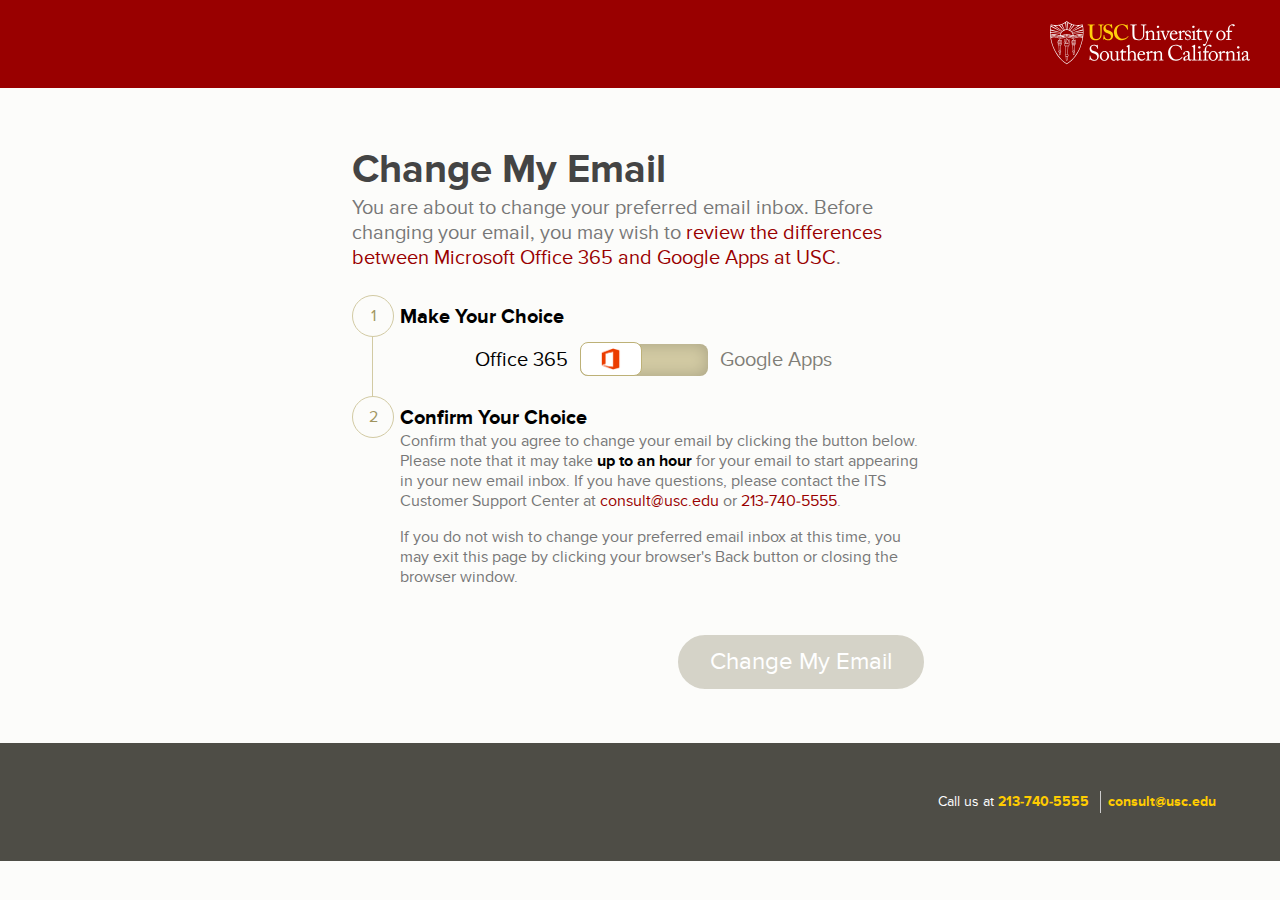
<file: html/index.html>
<!DOCTYPE html>

<!--[if IE 7]>
<html class="ie ie7" lang="en-US">
<![endif]-->
<!--[if IE 8]>
<html class="ie ie8" lang="en-US">
<![endif]-->
<!--[if IE 9]>
<html class="ie ie9" lang="en-US">
<![endif]-->
<!--[if !(IE 7) | !(IE 8) | !(IE 9)  ]><!-->
<html lang="en-US">
<!--<![endif]-->
<head>
<meta charset="UTF-8">
<meta name="viewport" content="width=device-width, initial-scale=1">
<meta http-equiv="Cache-Control" content="no-cache, no-store, must-revalidate">
<meta http-equiv="Pragma" content="no-cache">
<meta http-equiv="Expires" content="0">

<title>Choose between Office 365 and Gmail</title>
<link rel="icon" href="images/favicon.ico">
<link rel="stylesheet" href="style.css" type="text/css" media="screen,print">
<link rel="stylesheet" href="css/jquery-ui.min.css" type="text/css" media="screen,print">
<!-- analytics? -->
<script type="text/javascript" src="js/jquery.min.js"></script>
<script type="text/javascript" src="js/jquery-ui.min.js"></script>
<script type="text/javascript" src="js/opt.js"></script>
</head>

<body>

<header class="site-header">		
	<div class="site-branding-wrapper">
		<div class="site-branding">
			<h1 class="brand-title"><a href="http://www.usc.edu">University of Southern California</a></h1>
		</div><!-- .site-branding -->
	</div><!-- .site-branding-wrapper -->
</header>

<div class="content-area unshifted">
	<div class="main">
		<h1>Change My Email</h1>
		<p class="description">You are about to change your preferred email inbox. Before changing your email, you may wish to <a href="#">review the differences between Microsoft Office 365 and Google Apps at USC</a>. </p>

		<form class="step step-1 ajax find-netid" action="netid.php" id="find-id" method="post" novalidate> 
			<input type="hidden" name="uscnetid" value="<?php if(isset($_SERVER['ShibuscNetID'])) { echo $_SERVER['ShibuscNetID']; } ?>">
			<ol class="vertical-steps">
				<li><strong>Make Your Choice</strong>
					<!-- show/hide options are only visible if javascript is available -->
					<div class="choose" id="choose" data-choice="office">
						<div class="toggle o365"><a href="#office" class="toggler active">Office 365</a></div>
						<div class="slidewrapper">
							<div class="office"><a href="#office" class="office slide"></a></div>
							<a href="#change" class="choice"></a>
							<div class="google"><a href="#google" class="google slide"></a></div>
						</div>
						<div class="toggle ga"><a href="#google" class="toggler">Google Apps</a></div>
					</div>
				</li>
				<li><strong>Confirm Your Choice</strong>
					<div class="blah">
						<p>Confirm that you agree to change your email by clicking the button below. Please note that it may take <strong>up to an hour</strong> for your email to start appearing in your new email inbox. If you have questions, please contact the ITS Customer Support Center at <a href="mailto:consult@usc.edu">consult@usc.edu</a> or <a href="tel:12137405555">213-740-5555</a>.</p>
						<p>If you do not wish to change your preferred email inbox at this time, you may exit this page by clicking your browser's Back button or closing the browser window.</p>
					</div>
				</li>
			</ol>
				
			<button tabindex="30" type="submit" value="submit">Change My Email</button>
		</form>
	</div>
	<div class="help-area"></div>

</div>

<footer>
	<span>Call us at <a href="tel:+1-213-740-5555">213-740-5555</a></span>
	<span class="divider"><a href="mailto:consult@usc.edu">consult@usc.edu</a></span>
</footer>
</body>
</html>
</file>
<file: html/style.css>
/* SASS imports */
/* Use this file in conjunction with Compass: http://compass-style.org You should check if a function exists in Compass first. */
/*
	TOC
	0. Includes
	1. Variable Settings
	2. Typography
	3. Layout
	4. CSS Visuals
	5. Images
	6. Retina
	
*/
/* ====================================================================================
	alpha-me() - by @cballenar - January 4th, 2014
=======================================================================================

A SCSS mixin to create RGB fallbacks for RGBa styles.

## How to
This mixin takes up to 4 arguments (minimum of two)
 - $property: the css property to be used,      e.g.: 'border' - $attributes: the additional attributes,      e.g.: '1px solid' - $color: the translucent color to be used,    e.g.: 'rgba(240,20,200,.5)' - $background: color that will be used in mix, e.g.: '#DADADA'

You're required to enter at least the $property and $color variables, so you end up
with the following options: - @include alpha-me($property, $color); - @include alpha-me($property, $color, $background); - @include alpha-me($property, $attributes, $color); - @include alpha-me($property, $attributes, $color, $background);

### Sample input
	.element { 
		@include alpha-me( color, rgba(black,.5) );

		@include alpha-me( background-color, rgba(#dffa14,.5), #529ef0);

		@include alpha-me( box-shadow, 1px 1px 2px, rgba(white, .25));

		@include alpha-me( border, 3px solid, rgba(240,20,200,.5), #DADADA); }

### Sample output:
	.element { 
		color: #7F7F7F;
		color: rgba(0, 0, 0, 0.5);

		background-color: #98CC82;
		background-color: rgba(223, 250, 20, 0.5);

		box-shadow: 1px 1px 2px #FFF;
		box-shadow: 1px 1px 2px rgba(255, 255, 255, 0.25);

		border: 3px solid #E577D1;
		border: 3px solid rgba(240, 20, 200, 0.5); }

## Notes - If no background color is specified, white is used by default - We can use the rgba SASS function to enter the translucent color in other formats
	 - rgba(red, .5)
	 - rgba(#dffa14, .75) - Can you think of a better name for the mixin? I'm not in love with it...

=======================================================================================

## Credits
Thanks to John W. Long (@johnwlong) whose work is the heart of this mixin.
(http://thesassway.com/intermediate/mixins-for-semi-transparent-colors)

=======================================================================================
*/
/*body { background: #529ef0; }
.box {
	width: 100px; height: 100px;
	position: absolute;
	margin: auto;
	top: 0; right: 0; bottom: 0; left: 0;

	text-align:center; line-height: 100px; 

	// 2 attributes
	@include alpha-me(color, rgba(black,.5));

	// 3 attributes
	@include alpha-me(background-color, rgba(#dffa14,.5), #529ef0);

	// 3 attributes
	@include alpha-me(box-shadow, 1px 1px 2px, rgba(white, .25));

	// 4 attributes
	@include alpha-me(border, 3px solid, rgba(240,20,200,.5), #DADADA);
}*/
/* Animation mixin  Use this mixin to create multiple animations.  Usage:  
	.class { @include animation('animation-1 .5s 1', 'animation-2 .5s 1 .5s') }
	 For a list of available animation types, please see MDN [https://developer.mozilla.org/en-US/docs/Web/CSS/animation]  Credit: [http://joshbroton.com/quick-fix-sass-mixins-for-css-keyframe-animations/] */
/* 480px */
/* 560px */
/* 640px */
/* 768px */
/* 1024px */
/* 1440px */
/* 1920px */
/*
	
	@media only screen and (max-width: 35em) { }
	@media only screen and (min-width: 0em) and (max-width: 35em) { }
	@media only screen and (min-width: 35em) { }
	
	@media only screen and (max-width: 35em) { }
	@media only screen and (min-width: 30.0625em) and (max-width: 35em) { }
	@media only screen and (min-width: 35em) { }
	
	@media only screen and (max-width: 40em) { }
	@media only screen and (min-width: 35.0625em) and (max-width: 40em) { }
	@media only screen and (min-width: 40em) { }
	
	@media only screen and (max-width: 48em) { }
	@media only screen and (min-width: 40.0625em) and (max-width: 48em) { }
	@media only screen and (min-width: 48em) { }
	
	@media only screen and (max-width: 64em) { }
	@media only screen and (min-width: 48.0625em) and (max-width: 64em) { }
	@media only screen and (min-width: 64em) { }
	
	@media only screen and (max-width: 90em) { }
	@media only screen and (min-width: 64.0625em) and (max-width: 90em) { }
	@media only screen and (min-width: 90em) { }
	
	@media only screen and (max-width: 120em) { }
	@media only screen and (min-width: 90.0625em) and (max-width: 120em) { }
	@media only screen and (min-width: 120em) { }
*/
/* Keyframes mixin  Use this mixin to create your own [name] mixin for referencing in your styles.  Usage:  
	@include keyframes(fadeIn) {
		from	{ opacity: 0; }
		to		{ opacity: 1; }
	}
	 For a list of available animation types, please see MDN [https://developer.mozilla.org/en-US/docs/Web/CSS/animation] */
/* Vertical Alignment  Use this mixin to vertically center an elment in its container box  Usage:   	.class { @include vertical-align; }  Credit: [http://zerosixthree.se/vertical-align-anything-with-just-3-lines-of-css/]  Note: If blurry, add the following to the parent element:

	.parent-element {
		-webkit-transform-style: preserve-3d;
	} */
/* fonts */
@font-face { font-family: "Proxima Nova"; src: url("fonts/ProximaNova-Bold-webfont.eot"); src: url("fonts/ProximaNova-Bold-webfont.eot?#iefix") format("embedded-opentype"), url("fonts/ProximaNova-Bold-webfont.woff") format("woff"), url("fonts/ProximaNova-Bold-webfont.ttf") format("truetype"), url("fonts/ProximaNova-Bold-webfont.svg#Proxima Nova") format("svg"); font-weight: 700; font-style: normal; font-stretch: normal; }
@font-face { font-family: "Proxima Nova"; src: url("fonts/ProximaNova-Reg-webfont.eot"); src: url("fonts/ProximaNova-Reg-webfont.eot?#iefix") format("embedded-opentype"), url("fonts/ProximaNova-Reg-webfont.woff") format("woff"), url("fonts/ProximaNova-Reg-webfont.ttf") format("truetype"), url("fonts/ProximaNova-Reg-webfont.svg#Proxima Nova") format("svg"); font-weight: 500; font-style: normal; font-stretch: normal; }
/* variables */
/* basic elements */
html { font-size: 100%; }

body { background: #fcfcfa; color: #000; }

body, input, button { font-family: "Proxima Nova", helvetica, arial, sans-serif; font-size: 1rem; line-height: 1.25; margin: 0; }

.sprite, .field:after, .content-area h1.accounts:before, .content-area form p.error:before, .content-area .steps li:after, .content-area .vertical-steps > li:after, .tooltip-content::after, .services > li.cluster ul.subitems li a:before, .account-services li a strong:after, .account-services li a:after, footer .icon-chat:before { position: absolute; content: ""; top: 0; left: 0; background-repeat: no-repeat; }

::selection { background: rgba(0, 0, 0, 0.3); /* Safari */ }

::-moz-selection { background: rgba(0, 0, 0, 0.3); /* Firefox */ }

.content-area ::selection { background: #eeebd9; /* Safari */ }

.content-area ::-moz-selection { background: #eeebd9; /* Firefox */ }

input, .help:before, .show-hide:after, .choose:after, .show-hide a, .choose a, .account-services a { -webkit-transition: all 0.25s ease-out; transition: all 0.25s ease-out; }

a { color: #900; text-decoration: none; }
a:hover { text-decoration: underline; }

label { display: block; width: 60%; font-size: 1rem; line-height: 1.1; color: #739daa; font-weight: 700; margin-bottom: 0.5rem; }
@media only screen and (min-width: 35em) { label { width: auto; font-size: 1.25rem; } }
label span { color: #a09560; }

.text-xsmall { font-size: 0.875rem; line-height: 1; font-weight: 300; display: block; }
@media only screen and (min-width: 40em) { .text-xsmall { display: inline; } }

input { clear: both; background: transparent; color: #000; background: #f7f6f1; padding: 0.3rem 2.5%; border: 1px solid #d5d3c8; font-size: 2rem; width: 95%; }
@media only screen and (max-width: 40em) { input { font-size: 1.5rem; } }
input#confirmation-code { font-size: 1.6rem; padding: 0.5rem 2.5%; }

.date input { margin: 0 auto; /*	width: 13rem;
	@media only screen and (max-width: 40em) { width: 10rem; }
*/ }

input:focus { background: #fff; color: #000; border: 1px solid #ccc; }

input:focus, button:focus { outline: none; }

input::-webkit-input-placeholder { opacity: 0.9999; color: #d5d3c8; -webkit-transition: opacity 0.35s ease-in-out; transition: opacity 0.35s ease-in-out; }

input:-moz-placeholder { opacity: 0.9999; color: #d5d3c8; -moz-transition: opacity 0.35s ease-in-out; transition: opacity 0.35s ease-in-out; }

input::-moz-placeholder { opacity: 0.9999; color: #d5d3c8; -moz-transition: opacity 0.35s ease-in-out; transition: opacity 0.35s ease-in-out; }

input:-ms-input-placeholder { opacity: 0.9999; color: #d5d3c8; -ms-transition: opacity 0.35s ease-in-out; transition: opacity 0.35s ease-in-out; }

:focus::-webkit-input-placeholder { opacity: 0; }

:focus:-moz-placeholder { opacity: 0; }

:focus::-moz-placeholder { opacity: 0; }

:focus:-ms-input-placeholder { opacity: 0; }

button { position: relative; display: inline-block; overflow: hidden; cursor: pointer; border: 4px solid #fcfcfa; float: right; padding: 0.75rem 2rem; max-width: 95%; margin: 0 auto; min-width: 14rem; outline: none; font-size: 1.5rem; background: #d5d3c8; color: #fff; -webkit-border-radius: 60px; -moz-border-radius: 60px; border-radius: 60px; -webkit-border-radius: 3.75rem; -moz-border-radius: 3.75rem; border-radius: 3.75rem; -webkit-box-sizing: border-box; -moz-box-sizing: border-box; box-sizing: border-box; -webkit-transition: all 0.2s; transition: all 0.2s; }
@media only screen and (max-width: 40em) { button { font-size: 1.25rem; min-width: 0; } }
button.ok { background: #83b455; }
button.ok:hover { background: #6a9442; }
button:focus { border: 4px solid #eeebd9; }
button[disabled], button[disabled].state-loading { cursor: default; -webkit-border-radius: 3px; -moz-border-radius: 3px; border-radius: 3px; -webkit-border-radius: 0.1875rem; -moz-border-radius: 0.1875rem; border-radius: 0.1875rem; }
button[disabled].state-loading { background: #eeebd9; }
button[disabled] { background: #d5d3c8; }
button .content { position: relative; display: block; -webkit-transition: opacity 0.2s, -webkit-transform 0.2s; transition: opacity 0.2s, transform 0.2s; }
button .content:before, button .content:after { position: absolute; content: ''; opacity: 1; width: 2rem; height: 1.5rem; top: 160%; left: 50%; -webkit-transition: opacity 0.2s; transition: opacity 0.2s; -webkit-transform: translateX(-50%); transform: translateX(-50%); }
button .content:before { background-image: url(images/icon-check.svg); background-repeat: no-repeat; background-size: 1rem 1rem; background-position: 0.5rem 0.5rem; }
.ie8 button .content:before, .ie7 button .content:before, .no-svg button .content:before { background-image: url(images/icon-check.png); }
button .content:after { background-image: url(images/icon-x.svg); background-repeat: no-repeat; background-size: 1rem 1rem; background-position: 0.5rem 0.5rem; }
.ie8 button .content:after, .ie7 button .content:after, .no-svg button .content:after { background-image: url(images/icon-x.png); }
button.state-success, button.state-error { -webkit-border-radius: 60px; -moz-border-radius: 60px; border-radius: 60px; -webkit-border-radius: 3.75rem; -moz-border-radius: 3.75rem; border-radius: 3.75rem; }
button.state-success .content, button.state-error .content { -webkit-transform: translateY(-160%); transform: translateY(-160%); }
button.state-success .content:before, button.state-error .content:before { opacity: 1; }
button.state-success .content:after, button.state-error .content:after { opacity: 0; }
button.state-success .progress-inner, button.state-error .progress-inner { left: -100%; }
button.state-success { background: #83b455; }
button.state-error { background: #c00; }
button.state-error:hover { background: #990000; }
button.state-error .content:before { opacity: 0; }
button.state-error .content:after { opacity: 1; }
button .progress { background: #eeebd9; }
button .progress-inner { position: absolute; left: 0; background: #d2caa3; top: 0; width: 0; display: none; height: 100%; -webkit-transition: width 0.2s, opacity 0.2s; transition: width 0.2s, opacity 0.2s; }
button.state-loading { -webkit-transform: scaleY(0.3); transform: scaleY(0.3); -webkit-border-radius: 3px; -moz-border-radius: 3px; border-radius: 3px; -webkit-border-radius: 0.1875rem; -moz-border-radius: 0.1875rem; border-radius: 0.1875rem; }
button.state-loading .content { opacity: 0; }
button.state-loading .progress-inner { left: 0; }

.notransition { -webkit-transition: none !important; transition: none !important; }

/* header */
.brand-title { position: absolute; top: 0; right: 30px; z-index: 2; }
.brand-title a { display: block; text-indent: -119988px; overflow: hidden; text-align: left; background-image: url(images/usc-logos-all.svg); background-repeat: no-repeat; background-size: 200px 200px; background-position: 0 0; width: 2.25rem; height: 3rem; margin-top: 0; }
.ie8 .brand-title a, .ie7 .brand-title a, .no-svg .brand-title a { background-image: url(images/usc-logos-all.png); }
@media only screen and (min-width: 35em) { .brand-title a { width: 8rem; background-size: 8rem 8rem; background-position: 0 bottom; } }
@media only screen and (min-width: 48em) { .brand-title a { width: 12.5rem; background-size: 12.5rem 12.5rem; background-position: 0 0; } }

.site-header { background: #900; height: 5.5rem; }

.site-title { z-index: 1; }
.site-title a { text-indent: -119988px; overflow: hidden; text-align: left; display: block; width: 16.25rem; height: 6.875rem; padding: 0; -webkit-transition: compact(compact(all 0.5s ease-out, false, false, false, false, false, false, false, false, false) false false); -moz-transition: compact(compact(all 0.5s ease-out, false, false, false, false, false, false, false, false, false) false false false); -o-transition: compact(compact(all 0.5s ease-out, false, false, false, false, false, false, false, false, false) false false false); transition: compact(all 0.5s ease-out, false, false, false, false, false, false, false, false, false); }
.site-title a:active { background-color: #a00; }
@media only screen and (min-width: 35em) { .site-title a { background-position: center 1rem; float: left; width: 20.25rem; height: 6.875rem; margin-left: 10px; } }
@media only screen and (min-width: 64em) { .site-title a { margin-left: 0; background-color: #000; background-position: center bottom; height: 10.5rem; }
  .site-title a:hover { background-color: #900; } }

.field { margin: 0 0 1.5rem 0; clear: both; position: relative; }
.field:after { opacity: 0; top: auto; left: auto; bottom: 0.25rem; right: 0.5rem; z-index: 100; -webkit-border-radius: 30px; -moz-border-radius: 30px; border-radius: 30px; -webkit-border-radius: 1.875rem; -moz-border-radius: 1.875rem; border-radius: 1.875rem; width: 2rem; height: 2rem; -webkit-transition: opacity 0.25s ease-out; transition: opacity 0.25s ease-out; }
@media only screen and (min-width: 35em) { .field:after { bottom: 0.55rem; } }
.field.ok:after { opacity: 1; background-color: #83b455; background-image: url(images/icon-check.svg); background-repeat: no-repeat; background-size: 1rem 1rem; background-position: 0.5rem 0.5rem; }
.ie8 .field.ok:after, .ie7 .field.ok:after, .no-svg .field.ok:after { background-image: url(images/icon-check.png); }
.field.maybe:after { display: none; }
.field.error:after { opacity: 1; background-color: transparent; -webkit-border-radius: 0px; -moz-border-radius: 0px; border-radius: 0px; -webkit-border-radius: 0rem; -moz-border-radius: 0rem; border-radius: 0rem; background-image: url(images/icon-alert.svg); background-repeat: no-repeat; background-size: 1.5rem 1.5rem; background-position: 0.25rem 0.25rem; }
.ie8 .field.error:after, .ie7 .field.error:after, .no-svg .field.error:after { background-image: url(images/icon-alert.png); }
.field.net-id.ok:after { display: none; }
.field.current.password.ok:after { display: none; }

.help { float: right; position: relative; padding-left: 1.5rem; margin: 0.1rem 0 0 1rem; }
.help:before { position: absolute; content: ''; top: 1px; vertical-align: bottom; left: 0; color: #900; background: transparent; border: 1px solid #900; width: 1rem; height: 1rem; font-size: 0.8rem; line-height: 1rem; -webkit-border-radius: 28px; -moz-border-radius: 28px; border-radius: 28px; -webkit-border-radius: 1.75rem; -moz-border-radius: 1.75rem; border-radius: 1.75rem; text-align: center; background-image: url(images/icon-question.svg); background-repeat: no-repeat; background-size: 1rem 1rem; background-position: 0 0; }
.ie8 .help:before, .ie7 .help:before, .no-svg .help:before { background-image: url(images/icon-question.png); }
.help#send-again:before { content: ''; border: none; -webkit-border-radius: 0px; -moz-border-radius: 0px; border-radius: 0px; -webkit-border-radius: 0rem; -moz-border-radius: 0rem; border-radius: 0rem; background-image: url(images/icon-refresh.svg); background-repeat: no-repeat; background-size: 1rem 1rem; background-position: center center; }
.ie8 .help#send-again:before, .ie7 .help#send-again:before, .no-svg .help#send-again:before { background-image: url(images/icon-refresh.png); }

.content-area { max-width: 36em; padding: 4em 1em; margin: 0 auto; position: relative; -webkit-transition: all 0.5s ease-out; transition: all 0.5s ease-out; }
.content-area.wide { max-width: 56em; }
@media only screen and (min-width: 48em) { .content-area { min-height: 25rem; } }
@media only screen and (min-width: 90em) { .content-area { min-height: 38rem; } }
.content-area.shifted { left: -300px; }
.content-area.unshifted { left: 0; }
.content-area h1 { font-size: 2.5rem; line-height: 0.9; margin: 0 0 0.5rem 0; text-align: left; color: #444; /*		color: #c4c3c0;*/ position: relative; }
@media only screen and (max-width: 40em) { .content-area h1 { font-size: 1.75rem; } }
.content-area h1.accounts { padding-left: 2rem; }
.content-area h1.accounts:before { top: 0.3rem; left: 0; width: 1.5rem; height: 1.5rem; background-image: url(images/icon-accounts.svg); background-repeat: no-repeat; background-size: 1.5rem 1.5rem; background-position: 0 0; }
.ie8 .content-area h1.accounts:before, .ie7 .content-area h1.accounts:before, .no-svg .content-area h1.accounts:before { background-image: url(images/icon-accounts.png); }
.content-area h2 { font-size: 1.5rem; line-height: 0.9; margin: 0.8rem 0 1rem 0; text-align: left; position: relative; }
@media only screen and (max-width: 40em) { .content-area h2 { font-size: 1.25rem; } }
.content-area .description { color: #777; font-size: 1.25rem; text-align: left; margin: 0 0 1rem 0; }
@media only screen and (max-width: 40em) { .content-area .description { font-size: 1rem; } }
.content-area .cta { margin: 1rem 0 0 0; padding: 1rem 2rem 2rem 2rem; display: block; position: relative; background: #000; border: 3px solid #fff; color: #fff; }
.content-area .cta strong { color: #fc0; }
.content-area .cta:hover { text-decoration: none; border: 3px solid #eeebd9; }
.content-area .cta:hover strong { text-decoration: underline; }
.content-area .cta p.description { color: #fff; }
.content-area .cta:before { position: absolute; content: ""; font-size: 2rem; top: 1rem; left: -1.5rem; background: #000; color: #fff; background-color: #900; -ms-transform: rotate(-18deg); -webkit-transform: rotate(-18deg); transform: rotate(-18deg); background-image: url(images/icon-email-white.svg); background-repeat: no-repeat; background-size: 32px; background-position: center center; padding: 0.5rem; width: 1.5rem; height: 1.5rem; line-height: 1.5; padding: 0.5rem; -webkit-border-radius: 24px; -moz-border-radius: 24px; border-radius: 24px; -webkit-border-radius: 1.5rem; -moz-border-radius: 1.5rem; border-radius: 1.5rem; border: 3px solid #fff; -webkit-transition: -webkit-transform 0.4s; transition: transform 0.4s; }
.content-area .cta:hover:before { -ms-transform: rotate(0deg); -webkit-transform: rotate(0deg); transform: rotate(0deg); border-color: #eeebd9; }
.content-area form { display: block; margin-top: 1rem; }
.content-area form p { clear: both; color: #777; font-size: 1.25rem; }
@media only screen and (max-width: 40em) { .content-area form p { font-size: 1rem; } }
.content-area form p strong { color: #000; }
.content-area form p.error { padding-left: 2rem; position: relative; }
.content-area form p.error:before { background-image: url(images/icon-alert.svg); background-repeat: no-repeat; background-size: 1.5rem 1.5rem; background-position: 0 0; width: 1.5rem; height: 1.5rem; }
.ie8 .content-area form p.error:before, .ie7 .content-area form p.error:before, .no-svg .content-area form p.error:before { background-image: url(images/icon-alert.png); }
.content-area .choose-netid { list-style: none; margin: 1rem 0; padding: 0; }
.content-area .choose-netid input { clear: left; width: auto; margin: 0 0.5rem 0.8rem 0; display: inline; }
.content-area .choose-netid label { color: #000; display: inline; }
.content-area .choose-netid li { margin: 0; padding: 0; }
@media only screen and (min-width: 48em) { .content-area .choose-netid li.many { display: inline-block; width: 50%; } }
.content-area fieldset { border: none; padding: 0; margin: 0; }
.content-area .netid { color: #000; background: #eeebd9; font-weight: 700; font-size: 2rem; padding: 0 0.25rem; }
@media only screen and (max-width: 40em) { .content-area .netid { font-size: 1.5rem; } }
.content-area .details { font-size: 0.8rem; color: #777; display: none; }
.content-area .steps { list-style: none; padding: 0.5rem 0; counter-reset: steps; overflow: hidden; *zoom: 1; }
.content-area .steps li { float: left; padding: 3rem 0 0.5rem 0; margin: 0; position: relative; font-size: 0.9rem; width: 33%; text-align: center; line-height: 1.5; color: #a09560; }
.content-area .steps li:before, .content-area .steps li span:before { position: absolute; z-index: 2; top: 0; left: 44%; left: calc(50% + -1rem); text-align: center; font-size: 1rem; width: 1.5rem; height: 1.5rem; line-height: 1.5; padding: 0.5rem; -webkit-border-radius: 24px; -moz-border-radius: 24px; border-radius: 24px; -webkit-border-radius: 1.5rem; -moz-border-radius: 1.5rem; border-radius: 1.5rem; color: #a09560; background: #fcfcfa; border: 1px solid #d2caa3; }
.content-area .steps li:before { content: counter(steps); counter-increment: steps; }
.content-area .steps li span:before { opacity: 0; content: ''; z-index: 1; background: #d2caa3; }
.content-area .steps li:after { top: 1.25rem; height: 0; border-top: 1px solid #d2caa3; left: 0; width: 100%; }
.content-area .steps li.active { color: #000; }
.content-area .steps li.active:before { background: #fcfcfa; border-color: #d2caa3; -webkit-animation: appear 0.5s 0.5s ease-in forwards; animation: appear 0.5s 0.5s ease-in forwards; }
.content-area .steps li.active span:before { opacity: 0; -webkit-animation: move 0.6s ease-out forwards; animation: move 0.6s ease-out forwards; }
.content-area .steps li.active:first-child:before { color: #fff; background: #fc0; border-color: #fc0; opacity: 1; -webkit-animation: none; animation: none; }
.content-area .steps li.active:first-child span:before { display: none; }
.content-area .steps li:first-child:after { left: 50%; width: 50%; }
.content-area .steps li:last-child:after { width: 50%; }
.content-area .vertical-steps { list-style: none; padding: 0.5rem 0 0 0; counter-reset: steps; overflow: hidden; *zoom: 1; }
.content-area .vertical-steps > li { padding: .6rem 0 .75rem 3rem; margin: 0; position: relative; font-size: 1rem; text-align: left; }
.content-area .vertical-steps > li:before, .content-area .vertical-steps > li span:before { position: absolute; z-index: 2; top: 0; left: 0; text-align: center; font-size: 1rem; width: 1.5rem; height: 1.5rem; line-height: 1.5; padding: 0.5rem; -webkit-border-radius: 24px; -moz-border-radius: 24px; border-radius: 24px; -webkit-border-radius: 1.5rem; -moz-border-radius: 1.5rem; border-radius: 1.5rem; color: #a09560; background: #fcfcfa; border: 1px solid #d2caa3; }
.content-area .vertical-steps > li:before { content: counter(steps); counter-increment: steps; }
.content-area .vertical-steps > li span:before { opacity: 0; content: ''; z-index: 1; background: #d2caa3; }
.content-area .vertical-steps > li:after { top: 1.25rem; height: 100%; border-left: 1px solid #d2caa3; left: 1.25rem; width: 0; }
.content-area .vertical-steps > li:last-child:after { display: none; }
.content-area .vertical-steps > li label { display: block; color: #000; font-weight: 500; font-size: 1rem; line-height: 1.5; padding-left: 1.5rem; }
.content-area .vertical-steps > li input[type=checkbox] { position: absolute; top: .6rem; left: 3rem; vertical-align: top; width: 1.25rem; height: 1.25rem; padding: 0; cursor: pointer; }
.content-area .vertical-steps > li strong { font-size: 1.25rem; }
.content-area .vertical-steps > li.active { color: #900; }
.content-area .vertical-steps > li.active:before { background: #fcfcfa; border-color: #d2caa3; -webkit-animation: appear 0.5s 0.5s ease-in forwards; animation: appear 0.5s 0.5s ease-in forwards; }
.content-area .vertical-steps > li.active span:before { opacity: 0; -webkit-animation: move 0.6s ease-out forwards; animation: move 0.6s ease-out forwards; }

.content-area form .blah p { margin: 0 0 1rem; font-size: 1rem; }

.content-area .vertical-steps > li .blah strong { font-size: 1rem; }

@-webkit-keyframes move { from { opacity: 0.5; left: -60%; }
  to { opacity: 1; left: 48%; left: calc(50% + -1rem); } }
@-moz-keyframes move { from { opacity: 0.5; left: -60%; }
  to { opacity: 1; left: 48%; left: calc(50% + -1rem); } }
@-ms-keyframes move { from { opacity: 0.5; left: -60%; }
  to { opacity: 1; left: 48%; left: calc(50% + -1rem); } }
@-o-keyframes move { from { opacity: 0.5; left: -60%; }
  to { opacity: 1; left: 48%; left: calc(50% + -1rem); } }
@keyframes move { from { opacity: 0.5; left: -60%; }
  to { opacity: 1; left: 48%; left: calc(50% + -1rem); } }
@-webkit-keyframes appear { from { opacity: 0; transform: scale(0.2, 0.2); color: #a09560; border-color: #d2caa3; }
  to { opacity: 1; transform: scale(1, 1); color: #fff; background-color: #fc0; border-color: #fc0; } }
@-moz-keyframes appear { from { opacity: 0; transform: scale(0.2, 0.2); color: #a09560; border-color: #d2caa3; }
  to { opacity: 1; transform: scale(1, 1); color: #fff; background-color: #fc0; border-color: #fc0; } }
@-ms-keyframes appear { from { opacity: 0; transform: scale(0.2, 0.2); color: #a09560; border-color: #d2caa3; }
  to { opacity: 1; transform: scale(1, 1); color: #fff; background-color: #fc0; border-color: #fc0; } }
@-o-keyframes appear { from { opacity: 0; transform: scale(0.2, 0.2); color: #a09560; border-color: #d2caa3; }
  to { opacity: 1; transform: scale(1, 1); color: #fff; background-color: #fc0; border-color: #fc0; } }
@keyframes appear { from { opacity: 0; transform: scale(0.2, 0.2); color: #a09560; border-color: #d2caa3; }
  to { opacity: 1; transform: scale(1, 1); color: #fff; background-color: #fc0; border-color: #fc0; } }
.help-area { position: absolute; top: 0; padding: 0 1.5rem; right: -300px; width: 260px; margin-left: 40px; display: none; }
.help-area:after { position: absolute; top: -1rem; right: -1rem; content: ""; width: 1rem; height: 1rem; padding: 0; text-align: center; cursor: pointer; border: 1px solid #900; background-image: url(images/x.svg); background-repeat: no-repeat; background-size: 0.5rem 0.5rem; background-position: center center; overflow: hidden; -webkit-border-radius: 19px; -moz-border-radius: 19px; border-radius: 19px; -webkit-border-radius: 1.1875rem; -moz-border-radius: 1.1875rem; border-radius: 1.1875rem; }
.ie8 .help-area:after, .ie7 .help-area:after, .no-svg .help-area:after { background-image: url(images/x.png); }
@media only screen and (min-width: 35em) { .help-area:after { top: 0; right: 0; } }
.help-area .close { position: absolute; top: 0; right: 0; cursor: pointer; display: block; width: 1.5rem; height: 1.5rem; z-index: 10; }

.status { margin: 0 0 1rem 0; }
.status.warning { border: 1px solid #fc0; background: #ffeb9b; padding: 1rem; margin: 1rem 0; }
.status.warning a { font-weight: 700; }
.status.error { border: 1px solid #c00; background: #fcd8d8; padding: 1rem; margin: 1rem 0; }
.status.error a { font-weight: 700; }

.tooltip { display: block; position: relative; z-index: 999; }

.tooltip-content { position: absolute; background: url(images/shape.svg) no-repeat center bottom; background-size: 100% 100%; z-index: 9999; width: 120px; height: 56px; top: -180px; left: 44%; left: calc(50% + -80px); padding: 40px 20px 20px 20px; display: block; text-align: center; color: #fff; opacity: 0; cursor: default; font-size: 0.8rem; line-height: 1.4; pointer-events: none; -webkit-transform: scale3d(0.1, 0.2, 1); transform: scale3d(0.1, 0.2, 1); -webkit-transform-origin: 50% 120%; transform-origin: 50% 120%; -webkit-transition: opacity 0.4s, -webkit-transform 0.4s; transition: opacity 0.4s, transform 0.4s; -webkit-transition-timing-function: ease, cubic-bezier(0.6, 0, 0.4, 1); transition-timing-function: ease, cubic-bezier(0.6, 0, 0.4, 1); }
.tooltip-content.xl { padding-top: 20px; height: 76px; }

/*.date .tooltip-content {
	left: 40px;
}*/
.tooltip.active .tooltip-content { opacity: 1; pointer-events: auto; -webkit-transform: scale3d(1, 1, 1); transform: scale3d(1, 1, 1); }

/* Arrow */
.tooltip-content::after { width: 16px; height: 16px; left: 50%; margin-left: -8px; top: 100%; background: #c00; -webkit-transform: translate3d(0, -60%, 0) rotate3d(0, 0, 1, 45deg); transform: translate3d(0, -60%, 0) rotate3d(0, 0, 1, 45deg); }

.show-hide, .choose { list-style: none; margin: 1.75rem 0 0 0; padding: 0.12rem 0 0 0; width: 12rem; height: 1.3rem; position: relative; }
@media only screen and (max-width: 35em) { .show-hide, .choose { margin: 0.75rem 0 1.5rem 0; } }
@media only screen and (max-width: 35em) { .show-hide, .choose { clear: both; } }
.show-hide:before, .show-hide:after, .choose:before, .choose:after { position: absolute; content: ''; top: 0; height: 1.5rem; border: 2px solid #d2caa3; -webkit-border-radius: 20px; -moz-border-radius: 20px; border-radius: 20px; -webkit-border-radius: 1.25rem; -moz-border-radius: 1.25rem; border-radius: 1.25rem; }
.show-hide:before, .choose:before { background: #d2caa3; width: 3rem; left: 0; z-index: 0; -webkit-transition: background 0.25s ease-out; transition: background 0.25s ease-out; }
.show-hide:after, .choose:after { background: #fff; width: 1.5rem; height: 1.5rem; z-index: 1; -webkit-transition: left 0.25s ease-out; transition: left 0.25s ease-out; }
.show-hide[data-choice="password"]:after, .choose[data-choice="password"]:after { left: 1.5rem; }
.show-hide[data-choice="password"]:before, .choose[data-choice="password"]:before { background: #d2caa3; }
.show-hide[data-choice="text"]:after, .choose[data-choice="text"]:after { left: 0; }
.show-hide[data-choice="text"]:before, .choose[data-choice="text"]:before { background: #fc0; }
.show-hide[data-choice="text"]:before, .show-hide[data-choice="text"]:after, .choose[data-choice="text"]:before, .choose[data-choice="text"]:after { border: 2px solid #fc0; }
.show-hide li, .choose li { float: left; z-index: 2; padding: 0 0 0 0.75rem; margin: 0.25rem 0 0 0; height: 1.5rem; width: auto; line-height: 1rem; text-align: right; position: relative; display: inline-block; }
.show-hide li.text, .show-hide li.password, .choose li.text, .choose li.password { padding: 0; }
.show-hide li.text a, .show-hide li.password a, .choose li.text a, .choose li.password a { display: inline-block; padding: 0.75rem; width: 0; height: 0; text-indent: -9999px; }
.show-hide li a, .choose li a { display: block; color: #a09560; }
.show-hide li a:hover, .choose li a:hover { text-decoration: none; }

.choose { width: 100%; margin: 1rem 0; }
.choose:before, .choose:after { display: none; }
.choose a.choice { position: absolute; top: -.066rem; left: 50%; left: calc(50% + -4rem); width: 3.75rem; height: 2rem; border: 1px solid #bdb177; border-radius: .5rem; background: #fff; z-index: 1000; }
.choose a.choice:focus { outline: none; }
.choose[data-choice="google"] a.choice { background-image: url(images/google.png); background-size: 22px 22px; background-repeat: no-repeat; background-position: center center; }
.choose[data-choice="office"] a.choice { background-image: url(images/o365.png); background-size: 22px 22px; background-repeat: no-repeat; background-position: center center; }
.choose .toggle { width: calc(50% + -6rem); text-align: left; display: inline-block; }
.choose .toggle a { font-size: 1.25rem; font-weight: 500; color: #807e77; }
.choose .toggle a.active { color: #000; }
.choose .toggle.o365 { text-align: right; }
.choose .toggle:after, .choose .toggle:before { display: none; }
.choose .slidewrapper { display: inline-block; margin: 0 .5rem; padding: 0; position: relative; width: 8rem; vertical-align: top; height: 2rem; top: -.25rem; height: 2rem; border-width: 1px; border-radius: .5rem; border-color: #a09560; background: #d2caa3; box-shadow: inset 0 0 1rem rgba(0, 0, 0, 0.2); }
.choose .slidewrapper > div { float: none; position: relative; display: inline-block; vertical-align: top; width: 3.85rem; height: 2rem; margin-top: 0; }
.choose .slidewrapper > div a.slide { height: 2rem; display: block; }

.services { clear: both; overflow: hidden; *zoom: 1; list-style: none; margin: 2rem 0; padding: 0; text-align: center; }
.services > li { display: inline-block; width: 30%; height: 7rem; margin: 1rem 0 0 0; font-size: 1rem; position: relative; }
@media only screen and (max-width: 40em) { .services > li { height: 5.5rem; } }
.services > li > a { display: block; font-weight: 700; position: absolute; text-align: center; color: #fff; height: 7rem; width: 100%; overflow: hidden; }
@media only screen and (max-width: 40em) { .services > li > a { height: 5.5rem; } }
.services > li a { -webkit-transition: all 0.25s linear; transition: all 0.25s ease-out; -webkit-filter: grayscale(100%); -moz-filter: grayscale(100%); filter: grayscale(100%); opacity: 0.6; color: transparent; }
@media only screen and (max-width: 40em) { .services > li a { background-size: contain !important; } }
.services > li a:hover { opacity: 1 !important; -webkit-filter: grayscale(0); -moz-filter: grayscale(0); filter: grayscale(0); }
.services > li.workday > a { background-image: url(images/icon-workday.svg); background-repeat: no-repeat; background-size: 82%; background-position: center center; }
.ie8 .services > li.workday > a, .ie7 .services > li.workday > a, .no-svg .services > li.workday > a { background-image: url(images/icon-workday.png); }
.services > li.myusc > a { background-image: url(images/icon-myusc.svg); background-repeat: no-repeat; background-size: 80%; background-position: center center; }
.ie8 .services > li.myusc > a, .ie7 .services > li.myusc > a, .no-svg .services > li.myusc > a { background-image: url(images/icon-myusc.png); }
.services > li.google-apps > a { background-image: url(images/icon-google-apps.svg); background-repeat: no-repeat; background-size: 70%; background-position: center center; }
.ie8 .services > li.google-apps > a, .ie7 .services > li.google-apps > a, .no-svg .services > li.google-apps > a { background-image: url(images/icon-google-apps.png); }
.services > li.office365 > a { background-image: url(images/icon-office365.svg); background-repeat: no-repeat; background-size: 94%; background-position: center center; }
.ie8 .services > li.office365 > a, .ie7 .services > li.office365 > a, .no-svg .services > li.office365 > a { background-image: url(images/icon-office365.png); }
@media only screen and (max-width: 40em) { .services > li.wireless { margin-right: 1.5rem; } }
.services > li.wireless > a { opacity: 0.4; background-image: url(images/icon-wireless.svg); background-repeat: no-repeat; background-size: 70%; background-position: center center; }
.ie8 .services > li.wireless > a, .ie7 .services > li.wireless > a, .no-svg .services > li.wireless > a { background-image: url(images/icon-wireless.png); }
.services > li.trojan-time > a { opacity: 0.4; background-image: url(images/icon-trojantime.svg); background-repeat: no-repeat; background-size: 88%; background-position: center center; }
.ie8 .services > li.trojan-time > a, .ie7 .services > li.trojan-time > a, .no-svg .services > li.trojan-time > a { background-image: url(images/icon-trojantime.png); }
.services > li.blackboard > a { opacity: 0.4; background: url(images/icon-blackboard.gif) center center no-repeat; background-size: 70%; }
.services > li span, .services > li .subitems { position: absolute; left: 0; width: 90%; padding: 0 5%; bottom: 0; }
.services > li.cluster { width: 100%; position: relative; float: none; text-align: left; margin: 0; height: 8rem; font-weight: 300; color: #fff; }
@media only screen and (max-width: 40em) { .services > li.cluster { width: 45%; height: 6rem; padding-top: 0.5rem; display: inline-block; } }
.services > li.cluster.myusc { background-color: #900; }
.services > li.cluster.myusc a { width: 33%; }
@media only screen and (max-width: 40em) { .services > li.cluster.myusc a { width: 100%; } }
.services > li.cluster.google-apps { background-color: #000; }
.services > li.cluster.google-apps a { width: 23%; }
@media only screen and (max-width: 40em) { .services > li.cluster.google-apps a { width: 70%; } }
.services > li.cluster > a { opacity: 1; -webkit-filter: grayscale(0); -moz-filter: grayscale(0); filter: grayscale(0); float: left; height: 8rem; }
@media only screen and (max-width: 40em) { .services > li.cluster > a { display: block; position: absolute; text-align: center; height: 5.5rem; overflow: hidden; } }
.services > li.cluster .subitems { font-size: 1rem; width: 60%; left: 33.3333%; margin: 0; padding: 0; }
@media only screen and (max-width: 40em) { .services > li.cluster .subitems { display: none; } }
.services > li.cluster div.subitems { height: auto; top: 42%; font-size: 1rem; line-height: 1.5; -webkit-transform: translateY(-50%); -ms-transform: translateY(-50%); transform: translateY(-50%); }
.services > li.cluster ul.subitems { list-style: none; height: 100%; top: 0; width: 64%; left: 30%; }
.services > li.cluster ul.subitems li { width: 25%; float: left; height: 100%; padding: 0; margin: 0; position: relative; }
.services > li.cluster ul.subitems li a { display: block; position: absolute; width: 100%; height: 100%; bottom: 0; color: #fff; }
.services > li.cluster ul.subitems li a:before { background: url(images/icon-google-apps.png) center 0 no-repeat; background-size: 72px; width: 100%; height: 60px; top: 20px; left: 0; }
.services > li.cluster ul.subitems li a span { position: absolute; display: block; bottom: 1rem; width: 100%; font-size: 0.8rem; text-align: center; }
.services > li.cluster ul.subitems li.gmail a:before { background-position: center -69px; }
.services > li.cluster ul.subitems li.calendar a:before { background-position: center 6px; }
.services > li.cluster ul.subitems li.drive a:before { background-position: center -142px; }
.services > li.cluster ul.subitems li.sites a:before { background-position: center -223px; }
.services.mini { width: 33%; float: left; clear: none; margin: 0 0 1rem 2%; }
@media only screen and (max-width: 48em) { .services.mini { display: none; } }
.services.mini > li { margin: 0.5rem 5% 0 0; height: 4.75rem; width: 42%; }
@media only screen and (max-width: 48em) { .services.mini > li { width: 20%; margin-right: 1.5rem; } }
@media only screen and (max-width: 40em) { .services.mini > li { width: 36%; height: 5.5rem; } }
.services.mini > li > a { height: 4.75rem; }
.services.mini > li.myusc { background-color: transparent; }
.services.mini > li.myusc a { width: 100%; opacity: 0.4; background-image: url(images/icon-myusc-black.svg); background-repeat: no-repeat; background-size: 80%; background-position: center center; }
.ie8 .services.mini > li.myusc a, .ie7 .services.mini > li.myusc a, .no-svg .services.mini > li.myusc a { background-image: url(images/icon-myusc-black.png); }
.services.mini > li.google-apps { background-color: transparent; }
.services.mini > li.google-apps a { width: 100%; opacity: 0.4; background-image: url(images/icon-google-apps-black.svg); background-repeat: no-repeat; background-size: 60%; background-position: center center; }
.ie8 .services.mini > li.google-apps a, .ie7 .services.mini > li.google-apps a, .no-svg .services.mini > li.google-apps a { background-image: url(images/icon-google-apps-black.png); }

.summary { min-height: 10rem; float: left; width: 56%; margin: 0 0 1rem 0; }
.summary .intro { font-size: 1.35rem; }
@media only screen and (min-width: 48em) { .summary { background: #f7f6f1; border-right: 1px solid #eeebd9; padding: 2rem; } }
.summary h2 { margin: 0; color: #aca99f; /*#c4c3c0;*/ font-size: 1.8rem; }
@media only screen and (max-width: 48em) { .summary { float: none; width: auto; border-right: none; border-bottom: 1px solid #eeebd9; } }

.main-content { margin: 1rem 0; }

.account-services { clear: both; overflow: hidden; *zoom: 1; list-style: none; padding: 0; margin: 0 0 1rem 0; }
.account-services li { float: left; width: 33%; }
@media only screen and (max-width: 48em) { .account-services li { margin: 0; width: 50%; }
  .account-services li.reset { clear: left; border-left: none; } }
@media only screen and (max-width: 35em) { .account-services li { width: 100%; } }
.account-services li a { display: block; overflow: hidden; padding: 1rem 1.5rem 3rem 1.5rem; background: #383731; font-size: 1.2rem; font-weight: 700; text-align: center; margin: 0 0 0 0.5rem; color: #fff; position: relative; -webkit-border-radius: 2px; -moz-border-radius: 2px; border-radius: 2px; -webkit-border-radius: 0.125rem; -moz-border-radius: 0.125rem; border-radius: 0.125rem; box-shadow: inset 0 0 36px rgba(0, 0, 0, 0.2); }
@media only screen and (max-width: 48em) { .account-services li a { height: 6.5rem; margin: 0.4rem !important; } }
@media only screen and (max-width: 35em) { .account-services li a { font-size: 1.4rem; } }
.account-services li a strong { display: block; position: relative; overflow: hidden; opacity: 0.9999; padding: 0.5em 0 0.6em 0; }
.account-services li a strong:after { bottom: 0; top: auto; width: 100%; height: 2px; background: #fff; opacity: 0; -webkit-transition: -webkit-transform 0.35s, opacity 0.25s; transition: transform 0.35s, opacity -0.25s; -webkit-transform: translate3d(-100%, 0, 0); transform: translate3d(-100%, 0, 0); }
.account-services li a .tagline { font-size: 0.9rem; font-weight: 300; display: block; padding: 1em 0; text-align: left; opacity: 0; height: 1.5rem; color: #fff; color: rgba(255, 255, 255, 0.9); -webkit-transition: opacity 0.35s, -webkit-transform 0.35s; transition: opacity 0.35s, transform 0.35s; -webkit-transform: translate3d(100%, 0, 0); transform: translate3d(100%, 0, 0); }
.account-services li a:after { top: auto; bottom: 1rem; height: 5rem; background-size: contain; width: 100%; -webkit-transition: opacity 0.35s, -webkit-transform 0.35s; transition: opacity 0.35s, transform 0.35s; -webkit-transform: translate3d(0, -10px, 0); transform: translate3d(0, -10px, 0); -webkit-backface-visibility: hidden; backface-visibility: hidden; }
.account-services li a:hover { background: #900; text-decoration: none; }
.account-services li a:hover:after { opacity: 0.2; -webkit-transform: translate3d(0, 0, 0); transform: translate3d(0, 0, 0); }
.account-services li a:hover strong:after { opacity: 1; -webkit-transform: translate3d(0, 0, 0); transform: translate3d(0, 0, 0); }
.account-services li a:hover .tagline { opacity: 1; -webkit-transform: translate3d(0, 0, 0); transform: translate3d(0, 0, 0); }
.account-services li.activate a:after { background-image: url(images/icon-my-account-white.svg); background-repeat: no-repeat; background-size: 96px; background-position: center center; }
.ie8 .account-services li.activate a:after, .ie7 .account-services li.activate a:after, .no-svg .account-services li.activate a:after { background-image: url(images/icon-my-account-white.png); }
.account-services li.find a:after { background-image: url(images/icon-accounts-white.svg); background-repeat: no-repeat; background-size: 80px; background-position: center center; }
.ie8 .account-services li.find a:after, .ie7 .account-services li.find a:after, .no-svg .account-services li.find a:after { background-image: url(images/icon-accounts-white.png); }
.account-services li.change a:after { background-image: url(images/icon-password-white.svg); background-repeat: no-repeat; background-size: 108px; background-position: center center; }
.ie8 .account-services li.change a:after, .ie7 .account-services li.change a:after, .no-svg .account-services li.change a:after { background-image: url(images/icon-password-white.png); }
.account-services li.reset a:after { background-image: url(images/icon-refresh-white.svg); background-repeat: no-repeat; background-size: 58px; background-position: center center; }
.ie8 .account-services li.reset a:after, .ie7 .account-services li.reset a:after, .no-svg .account-services li.reset a:after { background-image: url(images/icon-refresh-white.png); }
.account-services li:first-child a { margin-left: 0; }

.error-text { display: none; }

footer { margin-top: 3rem; background-color: #4e4d46; padding: 3rem 5%; font-size: 0.875rem; line-height: 1.6; color: #fff; }
footer span { display: block; }
footer .icon-chat { display: inline-block; padding-left: 1.5em; position: relative; }
footer .icon-chat:before { top: 0.25em; left: 0; background-image: url(images/icon-chat.svg); background-repeat: no-repeat; background-size: 14px 14px; background-position: 0 0; width: 1em; height: 1em; }
.ie8 footer .icon-chat:before, .ie7 footer .icon-chat:before, .no-svg footer .icon-chat:before { background-image: url(images/icon-chat.png); }
footer a { color: #fc0; }
@media only screen and (min-width: 48em) { footer { text-align: right; }
  footer span { display: inline-block; }
  footer a { font-weight: 700; }
  footer .divider { padding-left: .5em; margin-left: .5em; border-color: #ccc; border-left: 1px solid #ccc; } }

@media (-webkit-min-device-pixel-ratio: 1.25), (min-resolution: 2dppx) { body { -webkit-font-smoothing: antialiased; } }
</file>
